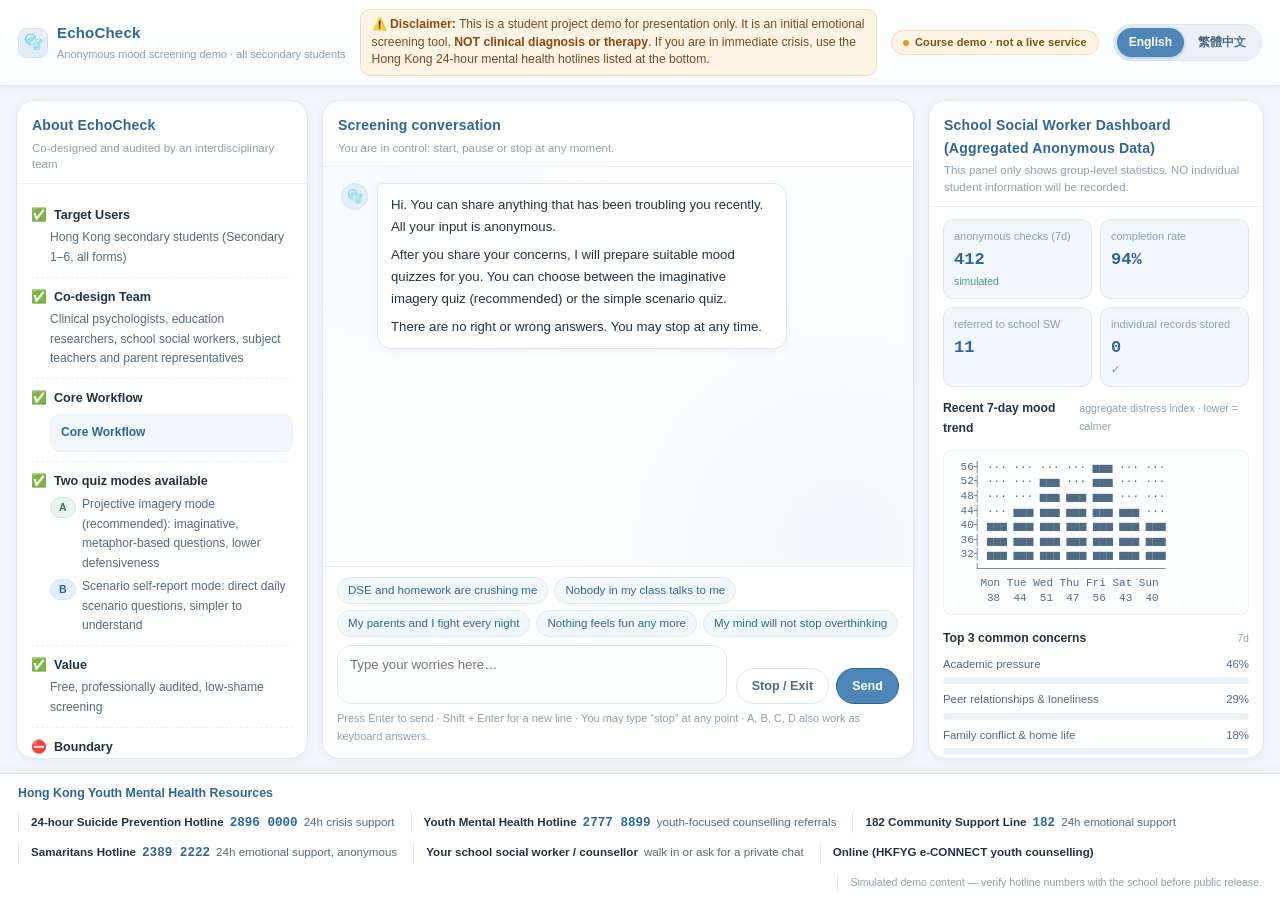
<file: index.html>
<!DOCTYPE html>
<html lang="en">
<head>
<meta charset="utf-8" />
<meta name="viewport" content="width=device-width, initial-scale=1" />
<title>EchoCheck · Mood Screening Demo (Student Project)</title>
<meta name="description" content="EchoCheck — an anonymous, bilingual, web-based preliminary emotional screening demo for Hong Kong secondary students (Secondary 1–6). Student project demo only: NOT clinical diagnosis or therapy." />
<!-- Publishing safety: this artefact must never be indexed or archived as if it
     were a real service. If it ever goes online, keep these two tags. -->
<meta name="robots" content="noindex, nofollow, noarchive, nosnippet" />
<meta name="googlebot" content="noindex, nofollow, noarchive" />
<link rel="stylesheet" href="styles.css" />
<link rel="icon" href="data:image/svg+xml,%3Csvg xmlns='http://www.w3.org/2000/svg' viewBox='0 0 32 32'%3E%3Crect width='32' height='32' rx='8' fill='%23e4eef7'/%3E%3Ctext x='16' y='22' font-size='18' text-anchor='middle' fill='%232f6699' font-family='sans-serif'%3E%EF%B8%89%3C/text%3E%3C/svg%3E" />
</head>
<body>

<!-- ===================== BLOCK 1 : fixed disclaimer bar ===================== -->
<header class="topbar">
  <div class="brand">
    <div class="brand-mark" aria-hidden="true">🫧</div>
    <div>
      <div class="brand-name">EchoCheck</div>
      <div class="brand-sub" data-i18n="brandSub"></div>
    </div>
  </div>

  <div class="disclaimer" id="disclaimer" role="note" aria-live="polite"></div>

  <div class="demo-pill" id="demoPill" role="note" data-i18n="demoPill"></div>

  <div class="lang-toggle" role="group" aria-label="Language">
    <button class="lang-btn" id="btnEn" type="button" aria-pressed="true">English</button>
    <button class="lang-btn" id="btnZh" type="button" aria-pressed="false">繁體中文</button>
  </div>
</header>

<!-- ===================== main 3-column layout ===================== -->
<main class="layout">

  <!-- BLOCK 2 : static About panel -->
  <aside class="panel" aria-label="About EchoCheck">
    <div class="panel-head">
      <h2 data-i18n="aboutTitle"></h2>
      <p data-i18n="aboutSub"></p>
    </div>
    <div class="panel-body" id="aboutBody"><!-- rendered by app.js --></div>
  </aside>

  <!-- BLOCK 3 : interactive screening conversation -->
  <section class="panel chat" aria-label="EchoCheck screening">
    <div class="panel-head">
      <h2 data-i18n="chatTitle"></h2>
      <p data-i18n="chatSub"></p>
    </div>

    <div class="chat-body" id="thread" aria-live="polite"></div>

    <div class="composer">
      <div class="chips" id="chips"></div>
      <div class="inputrow">
        <textarea id="input" rows="2" data-i18n-attr="placeholder:inputPh"></textarea>
        <div class="send-wrap">
          <button class="btn" id="btnStop" type="button" data-i18n="btnStop"></button>
          <button class="btn primary" id="btnSend" type="button" data-i18n="btnSend"></button>
        </div>
      </div>
      <div class="hint" id="composerHint"></div>
    </div>
  </section>

  <!-- BLOCK 4 : school social worker dashboard (aggregated, simulated) -->
  <aside class="panel" aria-label="School social worker dashboard">
    <div class="panel-head">
      <h2 data-i18n="dashTitle"></h2>
      <p data-i18n="dashNote"></p>
    </div>
    <div class="panel-body" id="dashBody"><!-- rendered by app.js --></div>
  </aside>
</main>

<!-- ===================== BLOCK 5 : fixed bottom resources ===================== -->
<footer class="footer" id="resources">
  <h3 data-i18n="resTitle"></h3>
  <div id="resList" style="display:flex;flex-wrap:wrap;gap:10px 16px;"></div>
  <div class="sim" data-i18n="resSim"></div>
</footer>

<script src="app.js"></script>
</body>
</html>
</file>
<file: styles.css>
/* ============================================================
   EchoCheck — Mood Screening Demo (Student Project)
   Visual language: low-saturation blue / white, academic, clean,
   youth-friendly, card based, soft rounded corners.
   ============================================================ */

:root {
  --bg: #f3f7fb;
  --bg-soft: #eaf1f8;
  --card: #ffffff;
  --line: #dde7f1;
  --line-soft: #e9f0f7;
  --ink: #1f3347;
  --ink-soft: #516b84;
  --ink-mute: #8aa0b5;
  --accent: #4f86b8;
  --accent-deep: #2f6699;
  --accent-soft: #e4eef7;
  --accent-ghost: #f2f7fc;
  --ok: #4a9d7f;
  --warn: #c8963e;
  --risk: #c2645c;
  --radius-lg: 18px;
  --radius: 14px;
  --radius-sm: 10px;
  --shadow: 0 2px 10px rgba(31, 51, 71, 0.06);
  --shadow-lift: 0 8px 22px rgba(31, 51, 71, 0.12);
  --mono: "SFMono-Regular", Menlo, Consolas, "Courier New", monospace;
  --sans: -apple-system, BlinkMacSystemFont, "Segoe UI", "Helvetica Neue",
    "PingFang HK", "Noto Sans HK", "PingFang SC", "Microsoft JhengHei", sans-serif;
}

* { box-sizing: border-box; }

html, body { height: 100%; }

body {
  margin: 0;
  font-family: var(--sans);
  color: var(--ink);
  background: var(--bg);
  font-size: 14px;
  line-height: 1.62;
  -webkit-font-smoothing: antialiased;
  display: grid;
  grid-template-rows: auto minmax(0, 1fr) auto;
  overflow: hidden;
}

/* ---------- Block 1 : fixed top disclaimer bar ---------- */
.topbar {
  grid-row: 1;
  background: linear-gradient(180deg, #ffffff 0%, #fbfdff 100%);
  border-bottom: 1px solid var(--line);
  box-shadow: var(--shadow);
  padding: 9px 18px;
  display: flex;
  align-items: center;
  gap: 14px;
  z-index: 40;
}

.brand {
  display: flex;
  align-items: center;
  gap: 9px;
  flex: 0 0 auto;
}

.brand-mark {
  width: 30px;
  height: 30px;
  border-radius: 9px;
  background: var(--accent-soft);
  border: 1px solid #cfe0f0;
  display: grid;
  place-items: center;
  font-size: 15px;
}

.brand-name {
  font-weight: 700;
  letter-spacing: 0.2px;
  font-size: 15px;
  color: var(--accent-deep);
  white-space: nowrap;
}

.brand-sub {
  font-size: 11px;
  color: var(--ink-mute);
  font-weight: 500;
}

.disclaimer {
  flex: 1 1 auto;
  min-width: 0;
  font-size: 12.2px;
  line-height: 1.45;
  color: #7a4b1e;
  background: #fdf4e6;
  border: 1px solid #f2ddba;
  border-radius: var(--radius-sm);
  padding: 6px 11px;
}

.disclaimer b { color: #8a4a12; }

/* "not a live service" badge — low-saturation amber so it reads as a caution
   without competing with the accent-blue UI. Never hidden by media queries. */
.demo-pill {
  flex: 0 0 auto;
  margin-left: auto;
  display: inline-flex;
  align-items: center;
  gap: 6px;
  font-size: 11px;
  font-weight: 600;
  letter-spacing: .01em;
  line-height: 1;
  color: #7a5313;
  background: #fdf4e3;
  border: 1px solid #f0dcb4;
  border-radius: 999px;
  padding: 6px 11px;
  white-space: nowrap;
}

.demo-pill::before {
  content: "";
  width: 6px;
  height: 6px;
  border-radius: 50%;
  background: #d99a2b;
  flex: 0 0 auto;
}

.lang-toggle {
  flex: 0 0 auto;
  display: inline-flex;
  background: var(--bg-soft);
  border: 1px solid var(--line);
  border-radius: 999px;
  padding: 3px;
  gap: 2px;
}

.lang-btn {
  border: 0;
  background: transparent;
  color: var(--ink-soft);
  font: inherit;
  font-size: 12px;
  font-weight: 600;
  padding: 5px 12px;
  border-radius: 999px;
  cursor: pointer;
  transition: background 0.16s ease, color 0.16s ease, box-shadow 0.16s ease;
  white-space: nowrap;
}

.lang-btn:hover { background: #dbe8f4; }

.lang-btn[aria-pressed="true"] {
  background: var(--accent);
  color: #fff;
  box-shadow: 0 1px 4px rgba(47, 102, 153, 0.35);
}

/* ---------- main 3-column layout ---------- */
.layout {
  grid-row: 2;
  min-height: 0;
  display: grid;
  grid-template-columns: 292px minmax(0, 1fr) 336px;
  gap: 14px;
  padding: 14px 16px;
  overflow: hidden;
}

.panel {
  background: var(--card);
  border: 1px solid var(--line);
  border-radius: var(--radius-lg);
  box-shadow: var(--shadow);
  display: flex;
  flex-direction: column;
  min-height: 0;
  overflow: hidden;
}

.panel-head {
  padding: 13px 15px 10px;
  border-bottom: 1px solid var(--line-soft);
  flex: 0 0 auto;
}

.panel-head h2 {
  margin: 0;
  font-size: 14px;
  font-weight: 700;
  color: var(--accent-deep);
  letter-spacing: 0.2px;
}

.panel-head p {
  margin: 3px 0 0;
  font-size: 11.5px;
  color: var(--ink-mute);
  line-height: 1.45;
}

.panel-body {
  padding: 12px 14px 16px;
  overflow-y: auto;
  min-height: 0;
  flex: 1 1 auto;
}

/* ---------- Block 2 : About panel ---------- */
.feature {
  padding: 9px 0;
  border-bottom: 1px dashed var(--line-soft);
}

.feature:last-child { border-bottom: 0; }

.feature-title {
  font-size: 12.6px;
  font-weight: 700;
  color: var(--ink);
  display: flex;
  gap: 7px;
  align-items: flex-start;
}

.feature-title .tick { color: var(--ok); flex: 0 0 auto; }
.feature-body {
  font-size: 12.1px;
  color: var(--ink-soft);
  margin-top: 3px;
  padding-left: 19px;
}

.mode-line {
  display: flex;
  gap: 6px;
  align-items: flex-start;
  margin-top: 4px;
}

.badge {
  font-size: 10.5px;
  font-weight: 700;
  letter-spacing: 0.4px;
  border-radius: 999px;
  padding: 1px 8px;
  background: var(--accent-soft);
  color: var(--accent-deep);
  border: 1px solid #d2e3f2;
  flex: 0 0 auto;
  margin-top: 2px;
}

.badge.rec { background: #e8f4ee; color: #33795c; border-color: #cfe7db; }
.badge.boundary { background: #fdeeea; color: #a4514a; border-color: #f2d3cd; }

.flow-chain {
  font-size: 12px;
  color: var(--ink-soft);
  background: var(--accent-ghost);
  border: 1px solid var(--line-soft);
  border-radius: var(--radius-sm);
  padding: 8px 10px;
  margin-top: 6px;
}

.flow-chain span { color: var(--accent-deep); font-weight: 600; }

/* ---------- Block 3 : chat ---------- */
.chat { grid-column: 2; }

.chat-body {
  flex: 1 1 auto;
  min-height: 0;
  overflow-y: auto;
  padding: 16px 18px 8px;
  background:
    radial-gradient(circle at 12% 6%, #f7fbff 0%, transparent 42%),
    radial-gradient(circle at 88% 94%, #f4f9fd 0%, transparent 46%),
    #fdfeff;
  scroll-behavior: smooth;
}

.msg { display: flex; gap: 9px; margin-bottom: 13px; align-items: flex-start; }

.msg-av {
  width: 27px;
  height: 27px;
  border-radius: 50%;
  flex: 0 0 auto;
  display: grid;
  place-items: center;
  font-size: 13px;
  font-weight: 700;
}

.msg.ai .msg-av { background: var(--accent-soft); color: var(--accent-deep); border: 1px solid #d3e4f3; }
.msg.you { flex-direction: row-reverse; }
.msg.you .msg-av { background: #eef2f6; color: var(--ink-mute); border: 1px solid var(--line); }

.bubble {
  max-width: 74%;
  border-radius: var(--radius);
  padding: 10px 13px;
  font-size: 13.2px;
  line-height: 1.66;
  box-shadow: var(--shadow);
}

.msg.ai .bubble {
  background: #fff;
  border: 1px solid var(--line);
  border-top-left-radius: 6px;
}

.msg.you .bubble {
  background: var(--accent);
  border: 1px solid var(--accent-deep);
  color: #fff;
  border-top-right-radius: 6px;
}

.bubble p { margin: 0 0 6px; }
.bubble p:last-child { margin-bottom: 0; }
.bubble .muted { color: var(--ink-mute); font-size: 11.8px; }
.bubble .lead { font-weight: 700; color: var(--accent-deep); }
.msg.you .bubble .muted { color: #d9e8f5; }

/* inline card inside the chat (mode choice / question / result) */
.cardx {
  border: 1px solid var(--line);
  border-radius: var(--radius);
  background: #fff;
  padding: 12px 13px;
  box-shadow: var(--shadow);
  margin-bottom: 13px;
  margin-left: 36px;
  max-width: 78%;
}

.cardx.wide { max-width: 92%; }
.cardx.tint { background: var(--accent-ghost); border-color: #d8e7f4; }
.cardx.stop { background: #fbfcfe; border-style: dashed; }

.card-tag {
  display: inline-flex;
  align-items: center;
  gap: 6px;
  font-size: 10.8px;
  font-weight: 700;
  letter-spacing: 0.6px;
  text-transform: uppercase;
  color: var(--accent-deep);
  background: var(--accent-soft);
  border: 1px solid #d2e3f2;
  border-radius: 999px;
  padding: 2px 9px;
  margin-bottom: 8px;
}

.card-title { font-size: 13.6px; font-weight: 700; margin: 0 0 4px; }
.card-text { font-size: 12.8px; color: var(--ink-soft); margin: 0 0 8px; }

/* ============== support roster + demo booking (Step 4 follow-up) ========== */
.card-tag.demo { color: #8a4a12; background: #fdf4e6; border-color: #f2ddba; }
.card-tag.ok { color: #2f7a5b; background: #eef8f3; border-color: #cfe7db; }

.mockbadge {
  display: inline-flex;
  align-items: center;
  gap: 6px;
  font-size: 11.2px;
  font-weight: 650;
  line-height: 1.35;
  color: #7a5313;
  background: #fffaf0;
  border: 1px dashed #e3c78d;
  border-radius: var(--radius-sm);
  padding: 6px 10px;
  margin: 2px 0 10px;
}

.roster-head {
  font-size: 10.4px;
  font-weight: 700;
  letter-spacing: .06em;
  text-transform: uppercase;
  color: var(--ink-mute);
  margin-bottom: 6px;
}

.wrow {
  border: 1px solid var(--line);
  border-radius: var(--radius-sm);
  background: #fff;
  padding: 9px 11px;
  margin-bottom: 7px;
  transition: border-color .16s, background .16s;
}

.wrow.picked { border-color: var(--accent); background: var(--accent-ghost); box-shadow: var(--shadow); }

.wname {
  font: inherit;
  font-size: 13px;
  font-weight: 700;
  color: var(--accent-deep);
  background: none;
  border: 0;
  padding: 0;
  text-align: left;
  cursor: pointer;
}

.wname:hover { text-decoration: underline; }

.wmeta {
  display: flex;
  flex-wrap: wrap;
  gap: 4px 14px;
  font-size: 11.6px;
  color: var(--ink-soft);
  margin-top: 3px;
}

.wmeta b {
  color: var(--ink-mute);
  font-weight: 650;
  font-size: 10.6px;
  letter-spacing: .03em;
  margin-right: 2px;
}

.slotrow { display: flex; flex-wrap: wrap; gap: 6px; align-items: center; margin-top: 8px; }
.slotask { font-size: 11.2px; color: var(--ink-mute); flex-basis: 100%; }

.slot {
  font: inherit;
  font-size: 12.2px;
  font-weight: 650;
  cursor: pointer;
  border: 1px solid var(--line);
  border-radius: 999px;
  padding: 5px 12px;
  background: #fff;
  color: var(--ink);
}

.slot:hover { border-color: var(--accent); color: var(--accent-deep); background: var(--accent-soft); }
.slot.picked { background: var(--accent); border-color: var(--accent-deep); color: #fff; }

.bookgrid {
  display: grid;
  grid-template-columns: repeat(2, minmax(0, 1fr));
  gap: 7px;
  margin: 4px 0 10px;
}

.bookgrid > div {
  background: var(--bg-soft);
  border: 1px solid var(--line-soft);
  border-radius: var(--radius-sm);
  padding: 7px 10px;
}

.bookgrid b {
  display: block;
  font-size: 10.2px;
  letter-spacing: .05em;
  color: var(--ink-mute);
  margin-bottom: 2px;
}

.bookgrid span { font-size: 12.2px; color: var(--ink); }

.qtext {
  font-size: 14.4px;
  font-weight: 650;
  color: var(--ink);
  margin: 0 0 10px;
  line-height: 1.55;
}

.optrow { display: grid; gap: 7px; }

.opt {
  display: flex;
  gap: 9px;
  align-items: flex-start;
  text-align: left;
  width: 100%;
  font: inherit;
  font-size: 12.9px;
  color: var(--ink);
  background: #fff;
  border: 1px solid var(--line);
  border-radius: var(--radius-sm);
  padding: 8px 11px;
  cursor: pointer;
  transition: background 0.15s ease, border-color 0.15s ease,
    transform 0.15s ease, box-shadow 0.15s ease;
}

.opt:hover {
  background: var(--accent-ghost);
  border-color: #bcd4ea;
  transform: translateY(-1px);
  box-shadow: var(--shadow-lift);
}

.opt:focus-visible { outline: 2px solid var(--accent); outline-offset: 2px; }

.opt .key {
  flex: 0 0 auto;
  width: 21px;
  height: 21px;
  border-radius: 50%;
  background: var(--accent-soft);
  color: var(--accent-deep);
  font-size: 11.5px;
  font-weight: 700;
  display: grid;
  place-items: center;
  margin-top: 1px;
}

.opt.picked { background: var(--accent-soft); border-color: var(--accent); }

.btnrow { display: flex; flex-wrap: wrap; gap: 8px; margin-top: 4px; }

.btn {
  font: inherit;
  font-size: 12.6px;
  font-weight: 650;
  border-radius: 999px;
  padding: 7px 15px;
  cursor: pointer;
  border: 1px solid var(--line);
  background: #fff;
  color: var(--ink-soft);
  transition: background 0.15s ease, color 0.15s ease, border-color 0.15s ease,
    transform 0.15s ease, box-shadow 0.15s ease;
}

.btn:hover { background: var(--accent-ghost); border-color: #bcd4ea; transform: translateY(-1px); box-shadow: var(--shadow); }
.btn.primary { background: var(--accent); border-color: var(--accent-deep); color: #fff; }
.btn.primary:hover { background: var(--accent-deep); }
.btn.ghost { background: transparent; }
.btn.stop { border-color: #e3d3d1; color: #a4514a; background: #fdf6f5; }
.btn.stop:hover { background: #f9e8e6; border-color: #d9b8b3; }

/* progress dots */
.prog { display: flex; align-items: center; gap: 6px; margin-bottom: 9px; }
.pip { width: 26px; height: 5px; border-radius: 999px; background: #e2ebf4; }
.pip.done { background: var(--accent); }
.pip.now { background: var(--warn); }
.prog-label { font-size: 11.4px; color: var(--ink-mute); margin-left: 4px; }

/* result blocks */
.result-profile {
  background: var(--accent-ghost);
  border: 1px solid #dbe8f4;
  border-radius: var(--radius-sm);
  padding: 10px 12px;
  font-size: 13px;
  margin-bottom: 10px;
}

.riskbox {
  border-radius: var(--radius-sm);
  padding: 11px 13px;
  border: 1px solid var(--line);
  margin-bottom: 10px;
}

.riskbox.low { background: #f0f7f3; border-color: #cfe7db; }
.riskbox.mod { background: #fdf6e8; border-color: #f0e0bb; }
.riskbox.high { background: #fdf0ee; border-color: #f2d3cd; }

.risk-label {
  font-size: 14px;
  font-weight: 800;
  letter-spacing: 0.2px;
  margin: 0 0 5px;
}

.riskbox.low .risk-label { color: #2f7a5b; }
.riskbox.mod .risk-label { color: #9a6f16; }
.riskbox.high .risk-label { color: #a8443b; }

.riskbox ul { margin: 6px 0 0; padding-left: 18px; font-size: 12.6px; color: var(--ink-soft); }
.riskbox li { margin: 2px 0; }
.riskbox .note { font-size: 11.8px; color: var(--ink-mute); margin-top: 7px; }

.tally {
  display: flex;
  flex-wrap: wrap;
  gap: 6px;
  align-items: center;
  font-size: 11.6px;
  color: var(--ink-soft);
  background: #fff;
  border: 1px dashed var(--line);
  border-radius: var(--radius-sm);
  padding: 7px 10px;
  margin-bottom: 10px;
}

.tchip {
  font-family: var(--mono);
  font-size: 11px;
  border-radius: 6px;
  padding: 1px 6px;
  background: var(--bg-soft);
  border: 1px solid var(--line);
}

.tchip.A { background: #eef7f1; color: #2f7a5b; border-color: #cfe7db; }
.tchip.B { background: #eaf2fa; color: var(--accent-deep); border-color: #cfe0f0; }
.tchip.C { background: #fdf6e8; color: #9a6f16; border-color: #f0e0bb; }
.tchip.D { background: #fdf0ee; color: #a8443b; border-color: #f2d3cd; }

.hotline {
  display: flex;
  gap: 9px;
  align-items: baseline;
  font-size: 12.6px;
  padding: 4px 0;
}

.hotline .num {
  font-family: var(--mono);
  font-weight: 700;
  font-size: 14px;
  color: var(--accent-deep);
  letter-spacing: 0.5px;
  white-space: nowrap;
}

/* typing indicator */
.typing { display: flex; gap: 4px; align-items: center; padding: 4px 2px; }
.dot { width: 6px; height: 6px; border-radius: 50%; background: #b6cbdf; animation: blink 1.2s infinite ease-in-out; }
.dot:nth-child(2) { animation-delay: 0.2s; }
.dot:nth-child(3) { animation-delay: 0.4s; }
@keyframes blink { 0%, 80%, 100% { opacity: 0.25; } 40% { opacity: 1; } }

/* composer */
.composer { flex: 0 0 auto; border-top: 1px solid var(--line-soft); padding: 10px 14px 12px; background: #fff; }
.chips { display: flex; flex-wrap: wrap; gap: 6px; margin-bottom: 8px; }
.chip {
  font: inherit;
  font-size: 11.6px;
  border-radius: 999px;
  border: 1px solid var(--line);
  background: var(--accent-ghost);
  color: var(--accent-deep);
  padding: 3px 10px;
  cursor: pointer;
  transition: background 0.15s ease, transform 0.15s ease, border-color 0.15s ease;
}
.chip:hover { background: var(--accent-soft); border-color: #bcd4ea; transform: translateY(-1px); }
.chip .plus { color: var(--ink-mute); }

.inputrow { display: flex; gap: 9px; align-items: flex-end; }
textarea#input {
  flex: 1 1 auto;
  resize: none;
  font: inherit;
  font-size: 13.2px;
  color: var(--ink);
  background: #fdfefe;
  border: 1px solid var(--line);
  border-radius: var(--radius);
  padding: 9px 12px;
  max-height: 118px;
  min-height: 42px;
  line-height: 1.5;
  transition: border-color 0.15s ease, box-shadow 0.15s ease;
}
textarea#input:focus { outline: 0; border-color: var(--accent); box-shadow: 0 0 0 3px rgba(79, 134, 184, 0.12); }
.send-wrap { display: flex; gap: 7px; align-items: center; }
.hint { font-size: 11px; color: var(--ink-mute); margin-top: 6px; }
kbd { font-family: var(--mono); font-size: 10px; background: var(--bg-soft); border: 1px solid var(--line); border-bottom-width: 2px; border-radius: 4px; padding: 0 4px; }

/* ---------- Block 4 : dashboard ---------- */
.statgrid { display: grid; grid-template-columns: 1fr 1fr; gap: 8px; margin-bottom: 12px; }
.stat {
  border: 1px solid var(--line);
  border-radius: var(--radius-sm);
  padding: 8px 10px;
  background: var(--accent-ghost);
}
.stat .k { font-size: 11px; color: var(--ink-mute); }
.stat .v { font-size: 17px; font-weight: 800; color: var(--accent-deep); font-family: var(--mono); }
.stat .d { font-size: 10.5px; color: var(--ok); }

.dash-block { margin-bottom: 14px; }
.dash-h {
  font-size: 12.2px;
  font-weight: 700;
  color: var(--ink);
  margin: 0 0 6px;
  display: flex;
  justify-content: space-between;
  align-items: baseline;
  gap: 8px;
}
.dash-h em { font-style: normal; font-size: 10.6px; color: var(--ink-mute); font-weight: 500; }

.ascii {
  font-family: var(--mono);
  font-size: 11px;
  line-height: 1.32;
  color: var(--ink-soft);
  background: #fbfdff;
  border: 1px solid var(--line-soft);
  border-radius: 8px;
  padding: 9px 10px;
  white-space: pre;
  overflow-x: auto;
}

.barlist { display: grid; gap: 6px; }
.bar { display: grid; grid-template-columns: 1fr auto; gap: 4px; font-size: 11.4px; color: var(--ink-soft); }
.bar .track { grid-column: 1 / -1; height: 7px; border-radius: 999px; background: #edf2f7; overflow: hidden; }
.bar .fill { height: 100%; border-radius: 999px; background: linear-gradient(90deg, #7ba9d0, var(--accent)); }
.bar.r-low .fill { background: linear-gradient(90deg, #6fb694, #4a9d7f); }
.bar.r-mod .fill { background: linear-gradient(90deg, #dcb56a, var(--warn)); }
.bar.r-high .fill { background: linear-gradient(90deg, #d98d84, var(--risk)); }

.privacy {
  font-size: 11.2px;
  color: var(--ink-soft);
  background: #f0f7f3;
  border: 1px solid #cfe7db;
  border-radius: var(--radius-sm);
  padding: 8px 10px;
}
.privacy b { color: #2f7a5b; }

.dash-note { font-size: 11.4px; color: var(--ink-mute); }

/* ---------- Block 5 : bottom resources ---------- */
.footer {
  grid-row: 3;
  background: #fff;
  border-top: 1px solid var(--line);
  box-shadow: 0 -2px 10px rgba(31, 51, 71, 0.05);
  padding: 9px 18px;
  display: flex;
  flex-wrap: wrap;
  align-items: center;
  gap: 10px 16px;
  z-index: 30;
}
.footer h3 { margin: 0; font-size: 12.4px; color: var(--accent-deep); font-weight: 700; white-space: nowrap; }
.res { display: flex; align-items: baseline; gap: 6px; font-size: 11.6px; color: var(--ink-soft); border-left: 1px solid var(--line); padding-left: 12px; }
.res .num { font-family: var(--mono); font-weight: 700; color: var(--accent-deep); font-size: 12.6px; }
.res .who { color: var(--ink); font-weight: 600; }
.footer .sim { margin-left: auto; font-size: 10.6px; color: var(--ink-mute); border-left: 1px solid var(--line); padding-left: 12px; }

/* scrollbars */
.panel-body::-webkit-scrollbar, .chat-body::-webkit-scrollbar, .ascii::-webkit-scrollbar { width: 8px; height: 8px; }
.panel-body::-webkit-scrollbar-thumb, .chat-body::-webkit-scrollbar-thumb, .ascii::-webkit-scrollbar-thumb { background: #d6e2ee; border-radius: 999px; }
.panel-body::-webkit-scrollbar-track, .chat-body::-webkit-scrollbar-track { background: transparent; }

/* responsive: stack for narrow screens / projector at lower res */
@media (max-width: 1180px) {
  body { overflow: auto; display: block; }
  .layout { display: block; overflow: visible; padding: 12px; }
  .panel { margin-bottom: 12px; }
  .chat { height: 74vh; }
  .panel-body { max-height: 46vh; }
  .opt, .cardx { max-width: 100%; }
  /* the topbar carries brand + disclaimer + badge + toggle on one row; between
     620 and 1180 px that row is wider than the screen, so let it wrap */
  .topbar { flex-wrap: wrap; row-gap: 8px; }
  .brand { min-width: 0; }
  .disclaimer { flex: 1 1 260px; }
  .demo-pill { margin-left: auto; }
}

@media (max-width: 620px) {
  .topbar { flex-wrap: wrap; }
  .disclaimer { order: 3; flex-basis: 100%; }
  .demo-pill { order: 2; margin-left: 0; white-space: normal; line-height: 1.3; padding: 5px 9px; }
  .bookgrid { grid-template-columns: minmax(0, 1fr); }
  .bubble, .cardx { max-width: 100%; }
}
</file>
